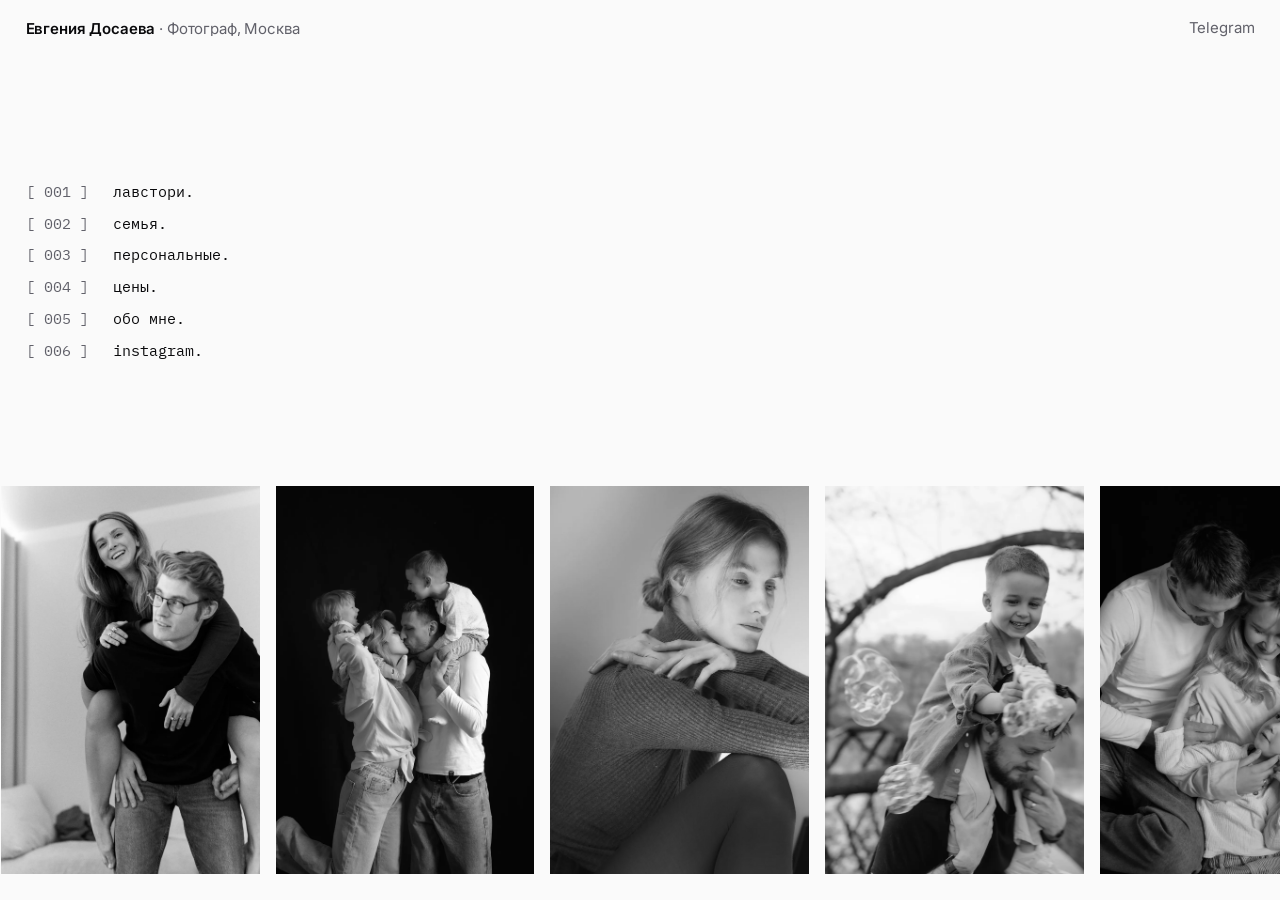
<file: index.html>
<!doctype html>
<html lang="ru">
<head>
<meta charset="utf-8">
<meta name="viewport" content="width=device-width, initial-scale=1">
<title>Евгения Досаева — фотограф</title>
<meta name="description" content="Портфолио фотографа Евгении Досаевой: лавстори, семейные и индивидуальные съёмки. Москва.">
<link rel="icon" href="favicon.svg" type="image/svg+xml">
<link rel="icon" href="favicon.ico" sizes="32x32">
<link rel="apple-touch-icon" href="apple-touch-icon.png">
<link rel="canonical" href="https://www.geshaph.ru/">
<meta property="og:type" content="website">
<meta property="og:site_name" content="Евгения Досаева — фотограф">
<meta property="og:locale" content="ru_RU">
<meta property="og:url" content="https://www.geshaph.ru/">
<meta property="og:title" content="Евгения Досаева — фотограф">
<meta property="og:description" content="Портфолио фотографа Евгении Досаевой: лавстори, семейные и индивидуальные съёмки. Москва.">
<meta property="og:image" content="https://www.geshaph.ru/images/og-cover.jpg">
<meta property="og:image:width" content="1200">
<meta property="og:image:height" content="630">
<meta name="twitter:card" content="summary_large_image">
<meta name="theme-color" content="#fafafa">
<link rel="preconnect" href="https://fonts.googleapis.com">
<link rel="preconnect" href="https://fonts.gstatic.com" crossorigin>
<link href="https://fonts.googleapis.com/css2?family=IBM+Plex+Mono:wght@400;500&family=Roboto+Condensed:wght@400;500;700&family=Inter:wght@400;500;600&display=swap" rel="stylesheet">
<script type="application/ld+json">
{"@context":"https://schema.org","@type":"ProfessionalService","@id":"https://www.geshaph.ru/#business",
"name":"Евгения Досаева — фотограф","image":"https://www.geshaph.ru/images/og-cover.jpg",
"url":"https://www.geshaph.ru/","priceRange":"10000-12000 RUB",
"address":{"@type":"PostalAddress","addressLocality":"Москва","addressCountry":"RU"},
"areaServed":{"@type":"City","name":"Москва"},
"sameAs":["https://www.instagram.com/gesha__ph/","https://t.me/evgeshaa1707"],
"founder":{"@type":"Person","name":"Евгения Досаева","jobTitle":"Фотограф"},
"makesOffer":[
{"@type":"Offer","name":"Индивидуальная портретная съёмка","price":"10000","priceCurrency":"RUB"},
{"@type":"Offer","name":"Парная или семейная съёмка","price":"12000","priceCurrency":"RUB"}]}
</script>
<link rel="stylesheet" href="assets/css/base.css?v=82">
<link rel="stylesheet" href="assets/css/page.css?v=82">
<link rel="stylesheet" href="assets/css/home.css?v=82">
</head>
<body>
<header class="topbar">
  <p class="topbar__title">Евгения Досаева <span class="topbar__sub">· Фотограф, Москва</span></p>
  <p class="meta"><a href="https://t.me/evgeshaa1707" target="_blank" rel="noopener">Telegram</a></p>
</header>

<main class="stack">
  <h1 class="visually-hidden">Евгения Досаева — фотограф в Москве: лавстори, семейные и индивидуальные съёмки</h1>
  <div class="stack__top">
    <nav class="stack__menu" aria-label="Разделы сайта">
      <a class="stack__row" href="lovestory.html" data-cover="images/lovestory/01-grid.webp" data-ratio="2000 / 3000"><span class="stack__num">[ 001 ]</span><span class="stack__label">лавстори.</span></a>
      <a class="stack__row" href="family.html" data-cover="images/family/01-grid.webp" data-ratio="2000 / 3000"><span class="stack__num">[ 002 ]</span><span class="stack__label">семья.</span></a>
      <a class="stack__row" href="personal.html" data-cover="images/personal/01-grid.webp" data-ratio="2000 / 3000"><span class="stack__num">[ 003 ]</span><span class="stack__label">персональные.</span></a>
      <a class="stack__row" href="prices.html" data-cover="images/personal/04-grid.webp" data-ratio="2000 / 3000"><span class="stack__num">[ 004 ]</span><span class="stack__label">цены.</span></a>
      <a class="stack__row" href="about.html" data-cover="images/about/portrait.webp" data-ratio="1 / 1"><span class="stack__num">[ 005 ]</span><span class="stack__label">обо мне.</span></a>
      <a class="stack__row" href="https://www.instagram.com/gesha__ph/" data-cover="images/lovestory/05-grid.webp" data-ratio="2000 / 1334" target="_blank" rel="noopener"><span class="stack__num">[ 006 ]</span><span class="stack__label">instagram.</span></a>
    </nav>
  </div>

  <div class="strip">
    <a href="lovestory.html" style="aspect-ratio: 2000 / 3000"><img src="images/lovestory/08-grid.webp" alt="Кадр из съёмки лавстори" width="2000" height="3000" loading="eager" decoding="async"></a>
    <a href="family.html" style="aspect-ratio: 2000 / 3000"><img src="images/family/01-grid.webp" alt="Кадр из семейной съёмки" width="2000" height="3000" loading="eager" decoding="async"></a>
    <a href="personal.html" style="aspect-ratio: 2000 / 3000"><img src="images/personal/10-grid.webp" alt="Кадр из индивидуальной съёмки" width="2000" height="3000" loading="eager" decoding="async"></a>
    <a href="family.html" style="aspect-ratio: 2000 / 3000"><img src="images/family/10-grid.webp" alt="Кадр из семейной съёмки" width="2000" height="3000" loading="eager" decoding="async"></a>
    <a href="family.html" style="aspect-ratio: 2000 / 3000"><img src="images/family/03-grid.webp" alt="Кадр из семейной съёмки" width="2000" height="3000" loading="lazy" decoding="async"></a>
    <a href="family.html" style="aspect-ratio: 2000 / 3000"><img src="images/family/02-grid.webp" alt="Кадр из семейной съёмки" width="2000" height="3000" loading="lazy" decoding="async"></a>
    <a href="personal.html" style="aspect-ratio: 2000 / 3000"><img src="images/personal/07-grid.webp" alt="Кадр из индивидуальной съёмки" width="2000" height="3000" loading="lazy" decoding="async"></a>
    <a href="personal.html" style="aspect-ratio: 2000 / 3000"><img src="images/personal/01-grid.webp" alt="Кадр из индивидуальной съёмки" width="2000" height="3000" loading="lazy" decoding="async"></a>
  </div>
</main>
<script src="assets/js/hover-cover.js?v=82"></script>
</body>
</html>
</file>
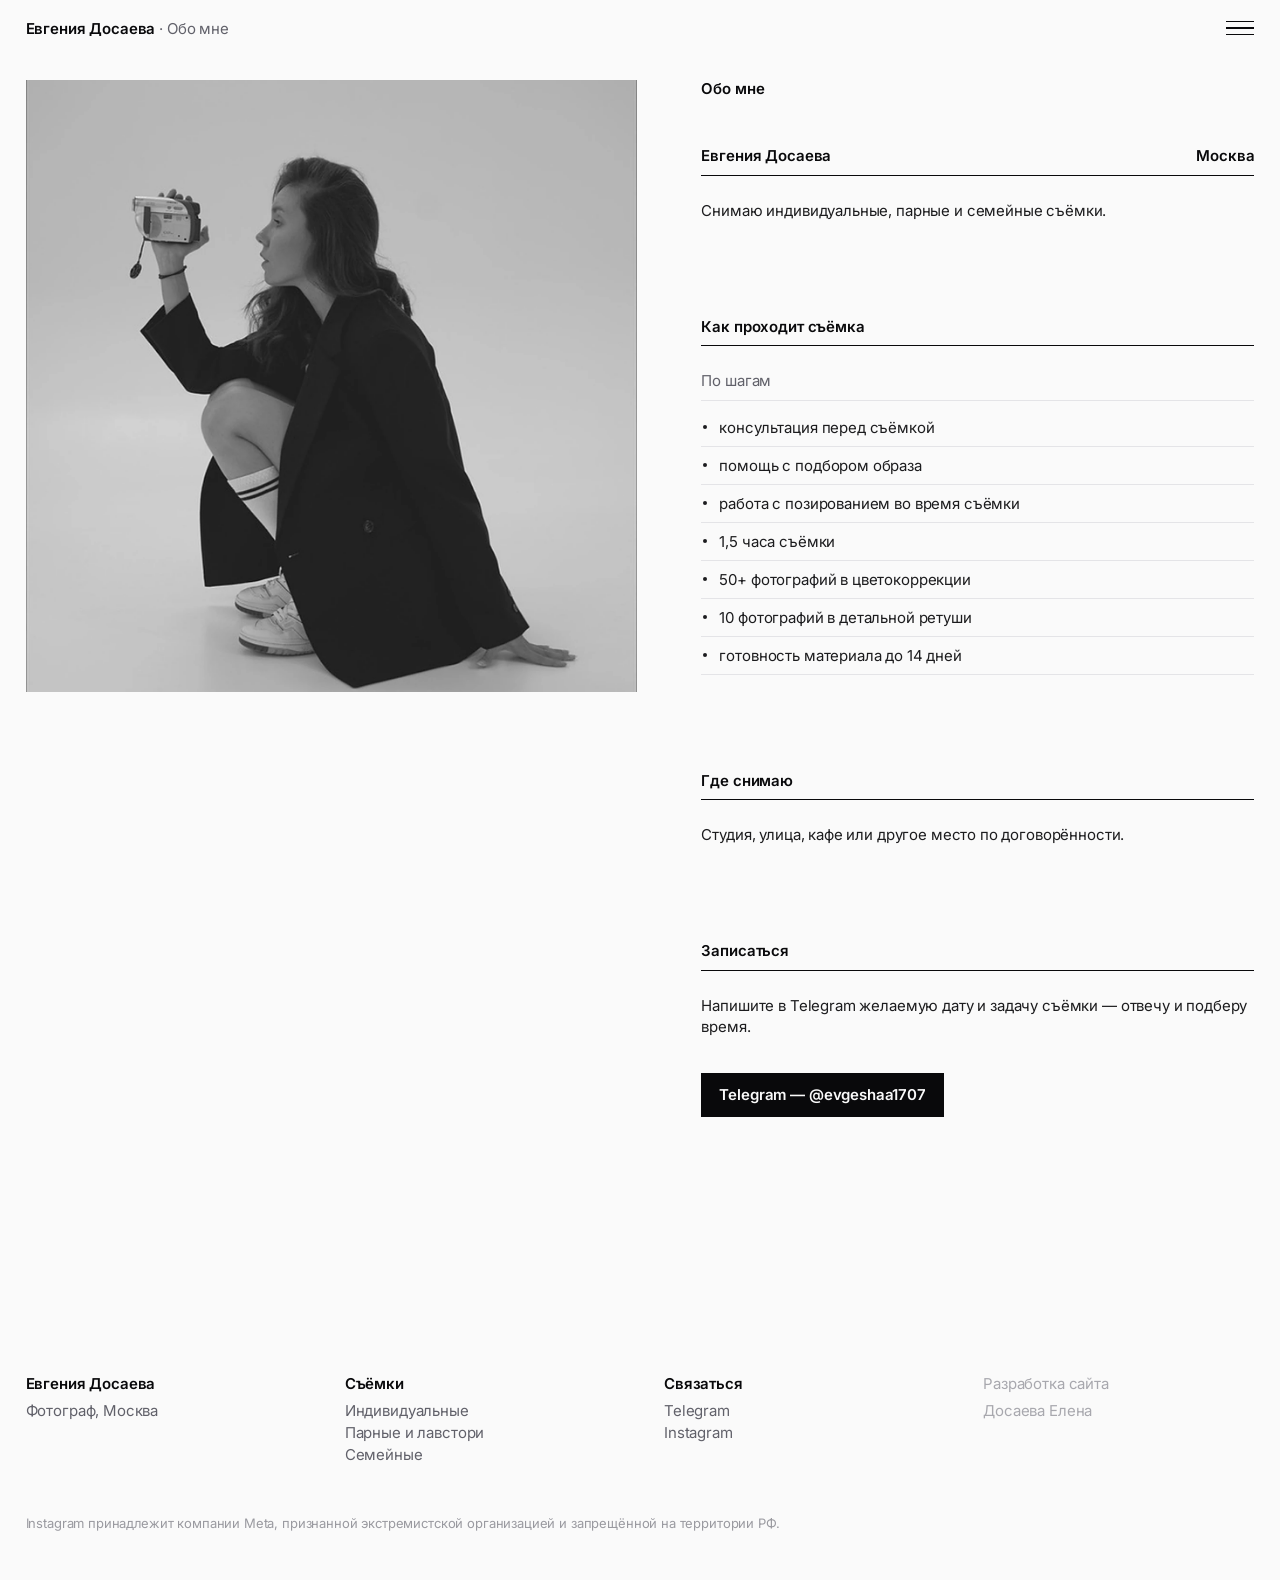
<file: about.html>
<!doctype html>
<html lang="ru">
<head>
<meta charset="utf-8">
<meta name="viewport" content="width=device-width, initial-scale=1">
<title>Обо мне — Евгения Досаева, фотограф</title>
<meta name="description" content="Фотограф Евгения Досаева: как проходит съёмка, что входит и где снимаем. Москва.">
<link rel="icon" href="favicon.svg" type="image/svg+xml">
<link rel="icon" href="favicon.ico" sizes="32x32">
<link rel="apple-touch-icon" href="apple-touch-icon.png">
<link rel="canonical" href="https://www.geshaph.ru/about.html">
<meta property="og:type" content="website">
<meta property="og:site_name" content="Евгения Досаева — фотограф">
<meta property="og:locale" content="ru_RU">
<meta property="og:url" content="https://www.geshaph.ru/about.html">
<meta property="og:title" content="Обо мне — Евгения Досаева, фотограф">
<meta property="og:description" content="Фотограф Евгения Досаева: как проходит съёмка, что входит и где снимаем. Москва.">
<meta property="og:image" content="https://www.geshaph.ru/images/og-cover.jpg">
<meta property="og:image:width" content="1200">
<meta property="og:image:height" content="630">
<meta name="twitter:card" content="summary_large_image">
<meta name="theme-color" content="#fafafa">
<link rel="preconnect" href="https://fonts.googleapis.com">
<link rel="preconnect" href="https://fonts.gstatic.com" crossorigin>
<link href="https://fonts.googleapis.com/css2?family=IBM+Plex+Mono:wght@400;500&family=Roboto+Condensed:wght@400;500;700&family=Inter:wght@400;500;600&display=swap" rel="stylesheet">
<script type="application/ld+json">
{"@context":"https://schema.org","@type":"ProfessionalService","@id":"https://www.geshaph.ru/#business",
"name":"Евгения Досаева — фотограф","image":"https://www.geshaph.ru/images/og-cover.jpg",
"url":"https://www.geshaph.ru/","priceRange":"10000-12000 RUB",
"address":{"@type":"PostalAddress","addressLocality":"Москва","addressCountry":"RU"},
"areaServed":{"@type":"City","name":"Москва"},
"sameAs":["https://www.instagram.com/gesha__ph/","https://t.me/evgeshaa1707"],
"founder":{"@type":"Person","name":"Евгения Досаева","jobTitle":"Фотограф"},
"makesOffer":[
{"@type":"Offer","name":"Индивидуальная портретная съёмка","price":"10000","priceCurrency":"RUB"},
{"@type":"Offer","name":"Парная или семейная съёмка","price":"12000","priceCurrency":"RUB"}]}
</script>
<link rel="stylesheet" href="assets/css/base.css?v=82">
<link rel="stylesheet" href="assets/css/page.css?v=82">
</head>
<body>
<header class="topbar">
  <p class="topbar__title"><a href="index.html">Евгения Досаева</a> <span>· Обо мне</span></p>
  <button class="burger" type="button" aria-label="Меню" aria-expanded="false" aria-controls="navmenu">
    <span></span><span></span><span></span>
  </button>
</header>

<nav class="navmenu" id="navmenu" aria-label="Разделы сайта">
  <p class="navmenu__name">Евгения<br>Досаева</p>
  <div class="navmenu__list">
    <a class="navmenu__row" href="lovestory.html" data-cover="images/lovestory/01-grid.webp" data-ratio="2000 / 3000"><span class="navmenu__num">[ 001 ]</span><span class="navmenu__label">лавстори.</span></a>
    <a class="navmenu__row" href="family.html" data-cover="images/family/01-grid.webp" data-ratio="2000 / 3000"><span class="navmenu__num">[ 002 ]</span><span class="navmenu__label">семья.</span></a>
    <a class="navmenu__row" href="personal.html" data-cover="images/personal/01-grid.webp" data-ratio="2000 / 3000"><span class="navmenu__num">[ 003 ]</span><span class="navmenu__label">персональные.</span></a>
    <a class="navmenu__row" href="prices.html" data-cover="images/personal/04-grid.webp" data-ratio="2000 / 3000"><span class="navmenu__num">[ 004 ]</span><span class="navmenu__label">цены.</span></a>
    <a class="navmenu__row" href="about.html" data-cover="images/about/portrait.webp" data-ratio="1 / 1"><span class="navmenu__num">[ 005 ]</span><span class="navmenu__label">обо мне.</span></a>
    <a class="navmenu__row" href="https://www.instagram.com/gesha__ph/" data-cover="images/lovestory/05-grid.webp" data-ratio="2000 / 1334" target="_blank" rel="noopener"><span class="navmenu__num">[ 006 ]</span><span class="navmenu__label">instagram.</span></a>
  </div>
  <p class="navmenu__foot meta">Фотограф, Москва</p>
</nav>

<main class="page">
  <div class="content split">
    <div class="split__media">
      <img src="images/about/portrait.webp" alt="Евгения Досаева, фотограф" width="1400" height="1400" loading="eager" decoding="async">
    </div>

    <div>
      <div class="page__head"><h1 class="page__title">Обо мне</h1></div>

      <section class="price">
        <div class="price__head"><h3 class="price__name">Евгения Досаева</h3><p class="price__value">Москва</p></div>
        <p class="plain-text">Снимаю индивидуальные, парные и семейные съёмки.</p>
      </section>

      <section class="price">
        <div class="price__head"><h3 class="price__name">Как проходит съёмка</h3></div>
        <p class="price__label">По шагам</p>
        <ul class="plain">
          <li>консультация перед съёмкой</li>
          <li>помощь с подбором образа</li>
          <li>работа с позированием во время съёмки</li>
          <li>1,5 часа съёмки</li>
          <li>50+ фотографий в цветокоррекции</li>
          <li>10 фотографий в детальной ретуши</li>
          <li>готовность материала до 14 дней</li>
        </ul>
      </section>

      <section class="price">
        <div class="price__head"><h3 class="price__name">Где снимаю</h3></div>
        <p class="plain-text">Студия, улица, кафе или другое место по договорённости.</p>
      </section>

      <section class="price">
        <div class="price__head"><h3 class="price__name">Записаться</h3></div>
        <p class="plain-text">Напишите в Telegram желаемую дату и задачу съёмки — отвечу и подберу время.</p>
        <a class="cta" href="https://t.me/evgeshaa1707" target="_blank" rel="noopener">Telegram — @evgeshaa1707</a>
      </section>
    </div>
  </div>
</main>

<footer class="foot">
  <div class="foot__col">
    <p class="foot__title">Евгения Досаева</p>
    <p>Фотограф, Москва</p>
  </div>

  <div class="foot__col">
    <p class="foot__title">Съёмки</p>
    <p>Индивидуальные</p>
    <p>Парные и лавстори</p>
    <p>Семейные</p>
  </div>

  <div class="foot__col">
    <p class="foot__title">Связаться</p>
    <p><a href="https://t.me/evgeshaa1707" target="_blank" rel="noopener">Telegram</a></p>
    <p><a href="https://www.instagram.com/gesha__ph/" target="_blank" rel="noopener">Instagram</a></p>
  </div>

  <div class="foot__col foot__col--credit">
    <p class="foot__title">Разработка сайта</p>
    <p><a href="https://t.me/DOSAEVADESIGN" target="_blank" rel="noopener">Досаева Елена</a></p>
  </div>

  <p class="foot__note">Instagram принадлежит компании Meta, признанной экстремистской организацией и запрещённой на территории РФ.</p>
</footer>

<script src="assets/js/nav.js?v=82"></script>
<script src="assets/js/hover-cover.js?v=82"></script>

</body>
</html>
</file>
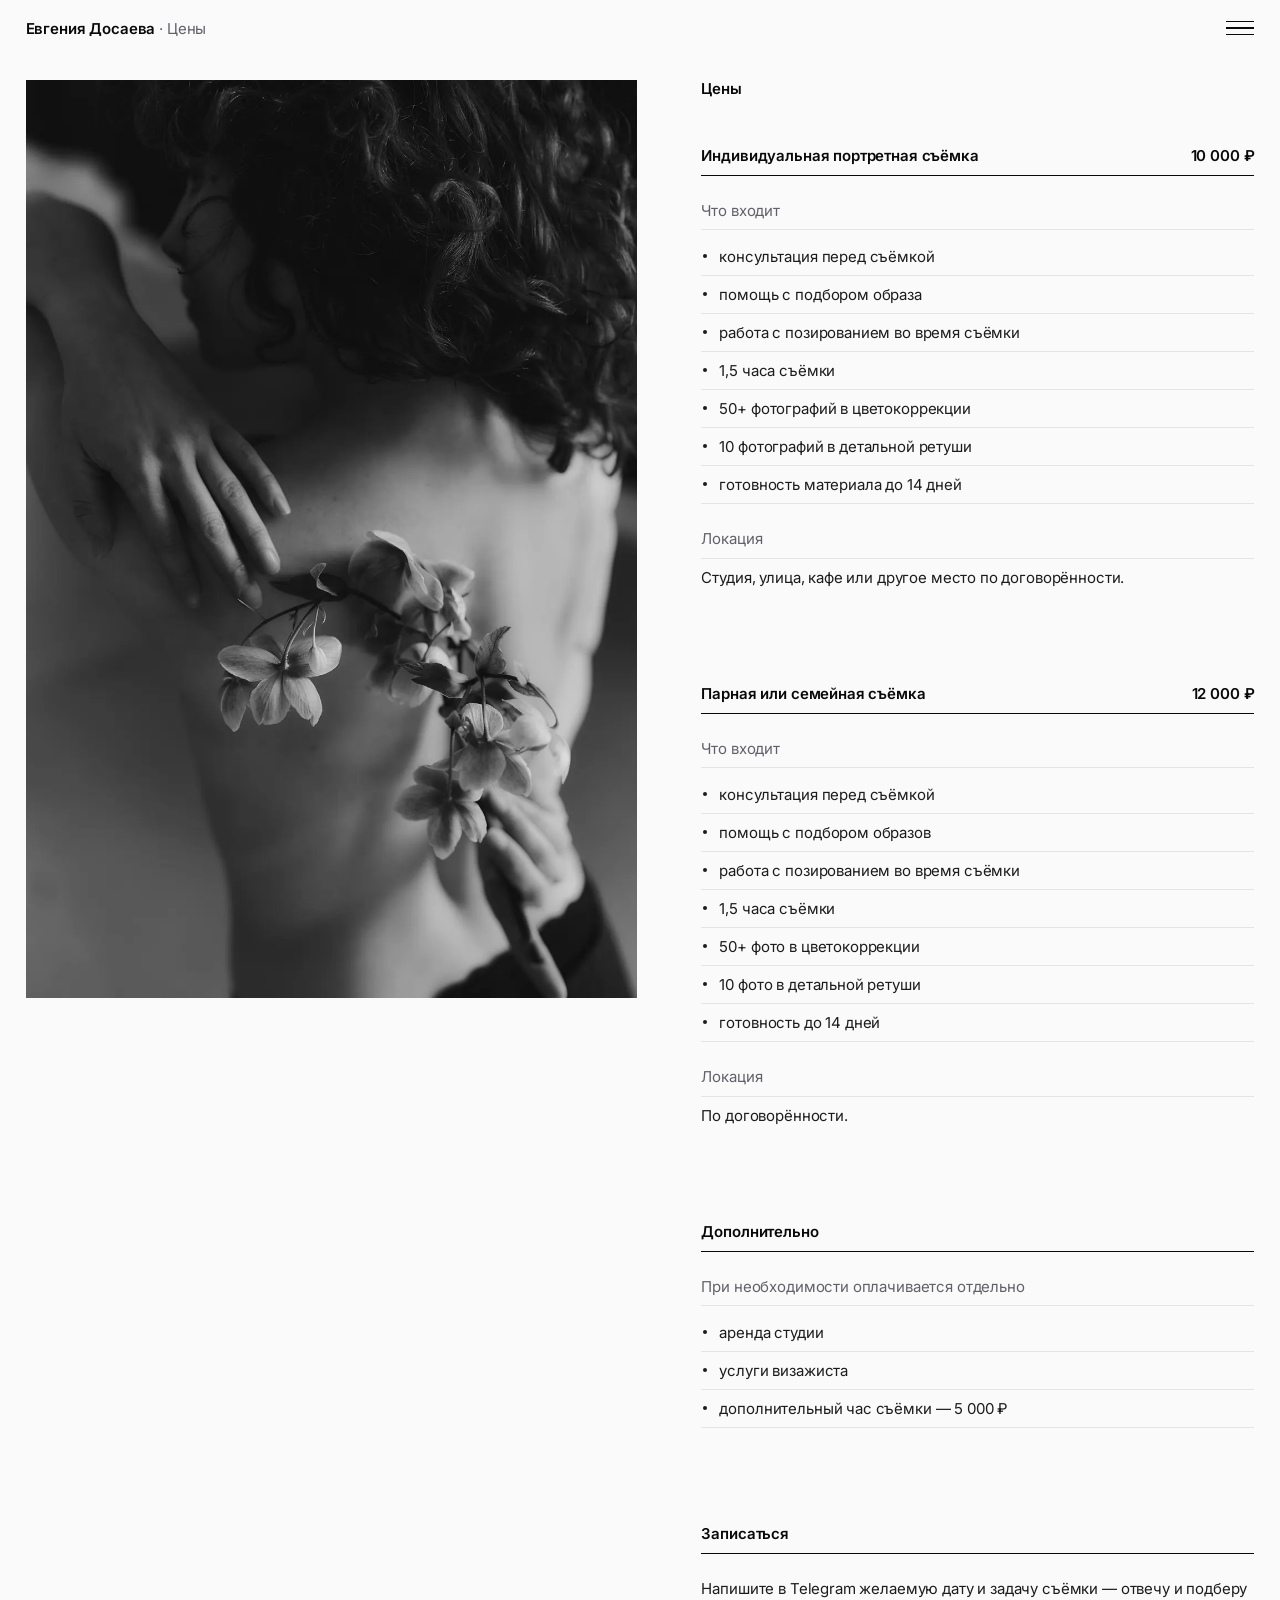
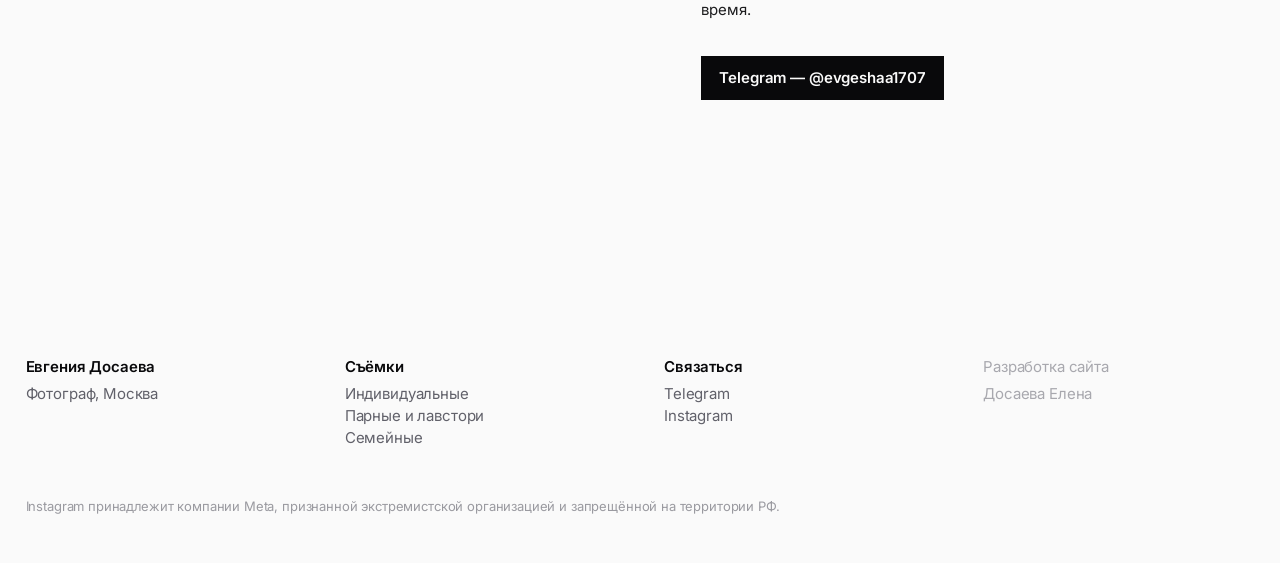
<file: prices.html>
<!doctype html>
<html lang="ru">
<head>
<meta charset="utf-8">
<meta name="viewport" content="width=device-width, initial-scale=1">
<title>Цены — Евгения Досаева, фотограф</title>
<meta name="description" content="Стоимость съёмок: индивидуальная портретная — 10 000 ₽, парная или семейная — 12 000 ₽. Москва.">
<link rel="icon" href="favicon.svg" type="image/svg+xml">
<link rel="icon" href="favicon.ico" sizes="32x32">
<link rel="apple-touch-icon" href="apple-touch-icon.png">
<link rel="canonical" href="https://www.geshaph.ru/prices.html">
<meta property="og:type" content="website">
<meta property="og:site_name" content="Евгения Досаева — фотограф">
<meta property="og:locale" content="ru_RU">
<meta property="og:url" content="https://www.geshaph.ru/prices.html">
<meta property="og:title" content="Цены — Евгения Досаева, фотограф">
<meta property="og:description" content="Стоимость съёмок: индивидуальная портретная — 10 000 ₽, парная или семейная — 12 000 ₽. Москва.">
<meta property="og:image" content="https://www.geshaph.ru/images/og-cover.jpg">
<meta property="og:image:width" content="1200">
<meta property="og:image:height" content="630">
<meta name="twitter:card" content="summary_large_image">
<meta name="theme-color" content="#fafafa">
<link rel="preconnect" href="https://fonts.googleapis.com">
<link rel="preconnect" href="https://fonts.gstatic.com" crossorigin>
<link href="https://fonts.googleapis.com/css2?family=IBM+Plex+Mono:wght@400;500&family=Roboto+Condensed:wght@400;500;700&family=Inter:wght@400;500;600&display=swap" rel="stylesheet">
<script type="application/ld+json">
{"@context":"https://schema.org","@type":"ProfessionalService","@id":"https://www.geshaph.ru/#business",
"name":"Евгения Досаева — фотограф","image":"https://www.geshaph.ru/images/og-cover.jpg",
"url":"https://www.geshaph.ru/","priceRange":"10000-12000 RUB",
"address":{"@type":"PostalAddress","addressLocality":"Москва","addressCountry":"RU"},
"areaServed":{"@type":"City","name":"Москва"},
"sameAs":["https://www.instagram.com/gesha__ph/","https://t.me/evgeshaa1707"],
"founder":{"@type":"Person","name":"Евгения Досаева","jobTitle":"Фотограф"},
"makesOffer":[
{"@type":"Offer","name":"Индивидуальная портретная съёмка","price":"10000","priceCurrency":"RUB"},
{"@type":"Offer","name":"Парная или семейная съёмка","price":"12000","priceCurrency":"RUB"}]}
</script>
<link rel="stylesheet" href="assets/css/base.css?v=82">
<link rel="stylesheet" href="assets/css/page.css?v=82">
</head>
<body>
<header class="topbar">
  <p class="topbar__title"><a href="index.html">Евгения Досаева</a> <span>· Цены</span></p>
  <button class="burger" type="button" aria-label="Меню" aria-expanded="false" aria-controls="navmenu">
    <span></span><span></span><span></span>
  </button>
</header>

<nav class="navmenu" id="navmenu" aria-label="Разделы сайта">
  <p class="navmenu__name">Евгения<br>Досаева</p>
  <div class="navmenu__list">
    <a class="navmenu__row" href="lovestory.html" data-cover="images/lovestory/01-grid.webp" data-ratio="2000 / 3000"><span class="navmenu__num">[ 001 ]</span><span class="navmenu__label">лавстори.</span></a>
    <a class="navmenu__row" href="family.html" data-cover="images/family/01-grid.webp" data-ratio="2000 / 3000"><span class="navmenu__num">[ 002 ]</span><span class="navmenu__label">семья.</span></a>
    <a class="navmenu__row" href="personal.html" data-cover="images/personal/01-grid.webp" data-ratio="2000 / 3000"><span class="navmenu__num">[ 003 ]</span><span class="navmenu__label">персональные.</span></a>
    <a class="navmenu__row" href="prices.html" data-cover="images/personal/04-grid.webp" data-ratio="2000 / 3000"><span class="navmenu__num">[ 004 ]</span><span class="navmenu__label">цены.</span></a>
    <a class="navmenu__row" href="about.html" data-cover="images/about/portrait.webp" data-ratio="1 / 1"><span class="navmenu__num">[ 005 ]</span><span class="navmenu__label">обо мне.</span></a>
    <a class="navmenu__row" href="https://www.instagram.com/gesha__ph/" data-cover="images/lovestory/05-grid.webp" data-ratio="2000 / 1334" target="_blank" rel="noopener"><span class="navmenu__num">[ 006 ]</span><span class="navmenu__label">instagram.</span></a>
  </div>
  <p class="navmenu__foot meta">Фотограф, Москва</p>
</nav>

<main class="page">
  <div class="content split split--prices">
    <div class="split__media">
      <img src="images/personal/04-grid.webp" alt="Кадр с индивидуальной съёмки" loading="eager" decoding="async">
    </div>

    <div>
      <div class="page__head"><h1 class="page__title">Цены</h1></div>

      <section class="price">
        <div class="price__head">
          <h3 class="price__name">Индивидуальная портретная съёмка</h3>
          <p class="price__value">10 000 ₽</p>
        </div>
        <p class="price__label">Что входит</p>
        <ul class="plain">
          <li>консультация перед съёмкой</li>
          <li>помощь с подбором образа</li>
          <li>работа с позированием во время съёмки</li>
          <li>1,5 часа съёмки</li>
          <li>50+ фотографий в цветокоррекции</li>
          <li>10 фотографий в детальной ретуши</li>
          <li>готовность материала до 14 дней</li>
        </ul>
        <div class="price__loc">
          <p class="price__label">Локация</p>
          <p class="plain-text">Студия, улица, кафе или другое место по договорённости.</p>
        </div>
      </section>

      <section class="price">
        <div class="price__head">
          <h3 class="price__name">Парная или семейная съёмка</h3>
          <p class="price__value">12 000 ₽</p>
        </div>
        <p class="price__label">Что входит</p>
        <ul class="plain">
          <li>консультация перед съёмкой</li>
          <li>помощь с подбором образов</li>
          <li>работа с позированием во время съёмки</li>
          <li>1,5 часа съёмки</li>
          <li>50+ фото в цветокоррекции</li>
          <li>10 фото в детальной ретуши</li>
          <li>готовность до 14 дней</li>
        </ul>
        <div class="price__loc">
          <p class="price__label">Локация</p>
          <p class="plain-text">По договорённости.</p>
        </div>
      </section>

      <section class="price">
        <div class="price__head"><h3 class="price__name">Дополнительно</h3></div>
        <p class="price__label">При необходимости оплачивается отдельно</p>
        <ul class="plain">
          <li>аренда студии</li>
          <li>услуги визажиста</li>
          <li>дополнительный час съёмки — 5 000 ₽</li>
        </ul>
      </section>

      <section class="price">
        <div class="price__head"><h3 class="price__name">Записаться</h3></div>
        <p class="plain-text">Напишите в Telegram желаемую дату и задачу съёмки — отвечу и подберу время.</p>
        <a class="cta" href="https://t.me/evgeshaa1707" target="_blank" rel="noopener">Telegram — @evgeshaa1707</a>
      </section>
    </div>
  </div>
</main>

<footer class="foot">
  <div class="foot__col">
    <p class="foot__title">Евгения Досаева</p>
    <p>Фотограф, Москва</p>
  </div>

  <div class="foot__col">
    <p class="foot__title">Съёмки</p>
    <p>Индивидуальные</p>
    <p>Парные и лавстори</p>
    <p>Семейные</p>
  </div>

  <div class="foot__col">
    <p class="foot__title">Связаться</p>
    <p><a href="https://t.me/evgeshaa1707" target="_blank" rel="noopener">Telegram</a></p>
    <p><a href="https://www.instagram.com/gesha__ph/" target="_blank" rel="noopener">Instagram</a></p>
  </div>

  <div class="foot__col foot__col--credit">
    <p class="foot__title">Разработка сайта</p>
    <p><a href="https://t.me/DOSAEVADESIGN" target="_blank" rel="noopener">Досаева Елена</a></p>
  </div>

  <p class="foot__note">Instagram принадлежит компании Meta, признанной экстремистской организацией и запрещённой на территории РФ.</p>
</footer>

<script src="assets/js/nav.js?v=82"></script>
<script src="assets/js/hover-cover.js?v=82"></script>

</body>
</html>
</file>
<file: assets/css/base.css>
/* ---------- переменные и сброс ---------- */
:root {
  /* палитра: галерейный белый + графитовый текст */
  --bg: #fafafa;
  --fg: #09090b;
  --muted: #61616a;
  --line: #e4e4e7;

  /* шкала отступов, шаг 8 — все поля и промежутки берутся только отсюда */
  --s1: 8px;
  --s2: 16px;
  --s3: 24px;
  --s4: 32px;
  --s5: 48px;
  --s6: 64px;
  --s8: 96px;

  /* поле страницы и промежуток в сетке — одна величина, чтобы ритм читался */
  /* значения сняты с шаблона-прототипа: поле 25px, зазор в сетке 16px */
  --pad: clamp(20px, 2vw, 50px);
  --gap: clamp(12px, 1.25vw, 32px);

  /* единый кегль текста и служебный, более мелкий */
  --fs: 15px;
  --fs-s: 13px;

  --tr: 0.4s cubic-bezier(0.22, 0.61, 0.36, 1);
}

*, *::before, *::after { box-sizing: border-box; }

html, body { height: 100%; }

body {
  margin: 0;
  background: var(--bg);
  color: var(--fg);
  font-family: "Inter", -apple-system, "Segoe UI", Roboto, Helvetica, Arial, sans-serif;
  /* швейцарская типографика: один мелкий кегль на весь сайт,
     иерархия держится весом, положением и линиями, а не размером */
  font-size: var(--fs);
  line-height: 1.45;
  letter-spacing: -0.01em;
  -webkit-font-smoothing: antialiased;
  text-rendering: optimizeLegibility;
}

a { color: inherit; text-decoration: none; }
img { display: block; max-width: 100%; }

/* узкий гротеск для имени и крупных заголовков — как в шаблоне-прототипе */
.display {
  font-family: "Roboto Condensed", "Inter", Helvetica, Arial, sans-serif;
  font-weight: 500;
  letter-spacing: 0.01em;
}

.meta {
  font-size: var(--fs);
  letter-spacing: -0.01em;
  color: var(--muted);
}

.meta a:hover { color: var(--fg); }

.visually-hidden {
  position: absolute;
  width: 1px; height: 1px;
  overflow: hidden;
  clip: rect(0 0 0 0);
  white-space: nowrap;
}
</file>
<file: assets/css/page.css>
/* ---------- шапка: одна строка «имя · раздел» + бургер ---------- */
.topbar {
  position: sticky;
  top: 0;
  z-index: 40;
  display: flex;
  align-items: center;
  justify-content: space-between;
  gap: 16px;
  height: 56px;
  padding: 0 var(--pad);
  background: var(--bg);
}

.topbar__title {
  margin: 0;
  font-size: var(--fs);
  font-weight: 600;
  letter-spacing: -0.01em;
  line-height: 1;
  white-space: nowrap;
  overflow: hidden;
  text-overflow: ellipsis;
}

.topbar__title span { color: var(--muted); font-weight: 400; }

/* при открытом меню шапка пустая — имя показывает само меню */
body.menu-open .topbar__title { opacity: 0; pointer-events: none; }

/* бургер */
.burger {
  /* область нажатия 44x44 — минимум для пальца, сами линии 34px */
  width: 44px;
  height: 44px;
  padding: 15px 8px;
  margin-right: -8px;
  border: 0;
  background: transparent;
  cursor: pointer;
  display: flex;
  flex-direction: column;
  justify-content: center;
  gap: 5px;
}

.burger span {
  display: block;
  height: 1.5px;
  width: 100%;
  background: var(--fg);
  transition: transform var(--tr), opacity var(--tr);
}

.burger.is-open span:nth-child(1) { transform: translateY(4.2px) rotate(45deg); }
.burger.is-open span:nth-child(2) { opacity: 0; }
.burger.is-open span:nth-child(3) { transform: translateY(-4.2px) rotate(-45deg); }

/* меню на весь экран — повторяет композицию главной: имя слева, список по центру */
.navmenu {
  position: fixed;
  inset: 0;
  z-index: 35;
  display: none;
  align-items: center;
  justify-content: center;
  padding: var(--pad);
  background: var(--bg);
}

.navmenu.is-open { display: flex; }

.navmenu__name {
  position: absolute;
  left: var(--pad);
  top: 50%;
  transform: translateY(-50%);
  margin: 0;
  font-size: var(--fs);
  font-weight: 600;
  line-height: 1;
}

.navmenu__foot {
  position: absolute;
  left: var(--pad);
  bottom: var(--pad);
  margin: 0;
}

.navmenu__list { display: flex; flex-direction: column; }

.navmenu__row {
  display: grid;
  grid-template-columns: max-content auto;
  column-gap: 24px;
  align-items: baseline;
  padding: clamp(3px, 0.6vh, 8px) 0;
  transition: opacity var(--tr), transform var(--tr);
}

.navmenu__row:hover .navmenu__label { transform: translateX(6px); }
.navmenu__list:hover .navmenu__row:not(:hover) .navmenu__label { opacity: 0.35; }

.navmenu__num {
  font-family: "IBM Plex Mono", ui-monospace, "SFMono-Regular", Consolas, monospace;
  font-size: var(--fs);
  letter-spacing: 0;
  color: var(--muted);
  white-space: pre;
}

.navmenu__label {
  font-family: "IBM Plex Mono", ui-monospace, "SFMono-Regular", Consolas, monospace;
  font-size: var(--fs);
  font-weight: 400;
  letter-spacing: 0;
  line-height: 1.35;
  transition: opacity var(--tr), transform var(--tr);
}

@media (max-width: 620px) {
  /* на узком экране в шапке главной остаётся только имя — приписка не помещается */
  .topbar__sub { display: none; }
}

@media (max-width: 700px) {
  /* меню повторяет главную: имя в левом верхнем углу, крупный список по центру */
  .navmenu { justify-content: flex-start; }

  .navmenu__name {
    display: block;
    top: 18px;
    left: var(--pad);
    transform: none;
    font-size: var(--fs);
  }

  .navmenu__list { width: 100%; }
  .navmenu__row { grid-template-columns: max-content auto; column-gap: 16px; padding: 6px 0; }
}

/* ---------- страница ---------- */
.page { padding: var(--s3) var(--pad) var(--s8); }

.page__head { margin-bottom: var(--s4); }

.page__title {
  margin: 0;
  font-size: var(--fs);
  font-weight: 600;
  line-height: 1.2;
}

/* ---------- галерея ---------- */
/* ряды одинаковой высоты, каждый ряд заполнен по ширине — низ всегда ровный.
   Ширину и высоту каждой плитки проставляет gallery.js */
/* колоночная кладка, как в прототипе: ширина колонок одинаковая,
   высота кадров своя — ничего не обрезается. Колонки заполняет gallery.js */
.gallery {
  display: flex;
  align-items: flex-start;
  gap: var(--gap);
}

.gallery__col {
  flex: 1 1 0;
  min-width: 0;
  display: flex;
  flex-direction: column;
  gap: var(--gap);
}

.gallery__item {
  display: block;
  width: 100%;
  overflow: hidden;
  background: #f2f2f2;
  cursor: zoom-in;
}

.gallery__item img {
  width: 100%;
  height: auto;
  filter: grayscale(1);
  transition: transform 0.7s cubic-bezier(0.22, 0.61, 0.36, 1), filter 0.5s ease;
}

.gallery__item:hover img { transform: scale(1.03); filter: grayscale(0); }

/* на сенсорных экранах цвет включает прокрутка — класс ставит gallery.js.
   Окрашивание плавное и необратимое: показался кадр — остался цветным. */
.gallery__item.is-color img { filter: grayscale(0); transition: filter 0.8s ease; }

/* ---------- лайтбокс ---------- */
.lightbox {
  position: fixed;
  inset: 0;
  z-index: 60;
  display: none;
  align-items: center;
  justify-content: center;
  background: rgba(255, 255, 255, 0.98);
  padding: clamp(12px, 3vw, 40px);
}

.lightbox.is-open { display: flex; }
.lightbox img { max-width: 100%; max-height: 88svh; object-fit: contain; }

.lightbox__btn,
.lightbox__close {
  position: absolute;
  border: 0;
  background: transparent;
  color: var(--fg);
  font-size: 22px;
  cursor: pointer;
  opacity: 0.55;
  transition: opacity var(--tr);
}

.lightbox__btn:hover, .lightbox__close:hover { opacity: 1; }
.lightbox__btn { top: 50%; transform: translateY(-50%); padding: 18px; }
.lightbox__prev { left: clamp(4px, 1.5vw, 24px); }
.lightbox__next { right: clamp(4px, 1.5vw, 24px); }
.lightbox__close { top: clamp(10px, 2vw, 24px); right: clamp(10px, 2vw, 24px); padding: 10px; font-size: 18px; }
.lightbox__counter { position: absolute; bottom: clamp(12px, 3vh, 26px); left: 50%; transform: translateX(-50%); }

/* ---------- контент: цены, о себе, контакты ---------- */
.content { max-width: none; }

/* раскладка прототипа: крупное фото слева, текстовые блоки справа */
.split {
  display: grid;
  /* фото тянется, текстовая колонка ограничена — иначе на широком мониторе
     цена уезжает от названия на пол-экрана */
  grid-template-columns: minmax(0, 1fr) minmax(320px, min(640px, 45%));
  max-width: 1680px;
  gap: clamp(40px, 5vw, 128px);
  align-items: start;
}

.split__media { position: sticky; top: calc(56px + var(--s3)); }

/* портрет апскейлен до 1400px и подшарплен — раскладка та же,
   что на странице цен, чтобы колонки и зазор совпадали */

.split__media img {
  width: 100%;
  height: auto;
  filter: grayscale(1);
  transition: filter 0.5s ease;
}

.split__media img:hover { filter: grayscale(0); }

.lead {
  margin: 0 0 var(--s2);
  font-size: var(--fs);
  line-height: 1.45;
  color: #333;
}

.block { margin-top: var(--s5); }

.block__title {
  margin: 0 0 14px;
  font-size: var(--fs);
  font-weight: 600;
}

/* ---------- прайс ----------
   шкала кеглей 13/15/17/22/32/56, тёмный текст, много воздуха между услугами */
.price { margin-top: var(--s8); }
.price:first-of-type { margin-top: var(--s5); }

/* название и цена — одной строкой по краям, под ними линия: иерархия без крупного кегля */
.price__head {
  display: flex;
  align-items: baseline;
  justify-content: space-between;
  gap: 24px;
  padding-bottom: 9px;
  margin-bottom: var(--s3);
  border-bottom: 1px solid var(--fg);
}

.price__name {
  margin: 0;
  font-size: var(--fs);
  font-weight: 600;
  line-height: 1.3;
}

.price__value {
  margin: 0;
  white-space: nowrap;
  font-size: var(--fs);
  font-weight: 600;
  line-height: 1.3;
}

.price__label {
  margin: 0 0 var(--s1);
  padding-bottom: var(--s1);
  border-bottom: 1px solid var(--line);
  font-size: var(--fs);
  font-weight: 400;
  color: var(--muted);
}

.plain { list-style: none; margin: 0; padding: 0; }

.plain li {
  position: relative;
  padding: 8px 0 8px 18px;
  border-bottom: 1px solid var(--line);
  font-size: var(--fs);
  line-height: 1.4;
  color: #1c1c1e;
}

/* маркер-точка: список читается перечислением, а не сплошным текстом */
.plain li::before {
  content: "";
  position: absolute;
  left: 2px;
  top: 16px;
  width: 4px;
  height: 4px;
  border-radius: 50%;
  background: #1c1c1e;
}

.plain-text {
  margin: 0;
  font-size: var(--fs);
  line-height: 1.4;
  color: #1c1c1e;
}

.price__loc { margin-top: var(--s3); }

.cta {
  display: inline-block;
  margin-top: clamp(24px, 4vh, 40px);
  padding: 11px 18px;
  background: var(--fg);
  color: var(--bg);
  font-size: var(--fs);
  font-weight: 600;
  letter-spacing: -0.01em;
  transition: opacity var(--tr);
}

.cta:hover { opacity: 0.78; }



/* ---------- подвал ----------
   колоночная сетка: у каждой группы свой столбец, всё на одном кегле,
   правовая сноска отдельной строкой снизу */
.foot {
  display: grid;
  grid-template-columns: repeat(4, minmax(0, 1fr));
  gap: var(--s4) var(--s5);
  padding: var(--s6) var(--pad) var(--s5);
  margin-top: var(--s8);
}

.foot p { margin: 0; }

.foot__col p { color: var(--muted); }

.foot__title {
  margin-bottom: 6px !important;
  color: var(--fg) !important;
  font-weight: 600;
}

.foot__col a { color: var(--muted); }
.foot__col a:hover { color: var(--fg); }

/* строка авторства — служебная, поэтому приглушена целиком */
.foot__col--credit p,
.foot__col--credit .foot__title,
.foot__col--credit a,
.foot__col--credit a:visited {
  color: #a8a8ae !important;
  font-weight: 400;
}

.foot__col--credit a:hover { color: var(--muted) !important; }

.foot__note {
  grid-column: 1 / -1;
  padding-top: var(--s2);
  font-size: var(--fs-s);
  color: #9a9aa0;
}

@media (max-width: 760px) {
  .foot { grid-template-columns: repeat(2, minmax(0, 1fr)); gap: var(--s3) var(--s4); }
}

@media (max-width: 900px) {
  .split { grid-template-columns: 1fr; }
  /* на телефоне прячем только фото у цен — прайс должен быть сразу, без экрана прокрутки.
     На «Обо мне» портрет остаётся: там он и есть содержание страницы */
  .split--prices .split__media { display: none; }
}

@media (max-width: 700px) {
  .topbar { height: 52px; }
  .page { padding-bottom: var(--s6); }
}

@media (prefers-reduced-motion: reduce) {
  * { transition-duration: 0.01ms !important; animation-duration: 0.01ms !important; }
}

/* кадр раздела у курсора: скрипт home.js кладёт его в body и двигает с инерцией.
   Фото целиком — карточка принимает пропорцию кадра, обрезки нет */
/* выше полотна бургер-меню (35) и шапки (40), иначе кадр прячется под ними */
.hover-cover { position: fixed; left: 0; top: 0; z-index: 45; pointer-events: none; }

.hover-cover__card {
  position: relative;
  width: clamp(170px, 14vw, 240px);
  aspect-ratio: 2 / 3;
  overflow: hidden;
  transform: translate(0, -50%) scale(0.6);
  opacity: 0;
  transition: transform 0.45s cubic-bezier(0.22, 0.61, 0.36, 1), opacity 0.2s ease;
}

.hover-cover.is-on .hover-cover__card { transform: translate(0, -50%) scale(1); opacity: 1; }

.hover-cover__card img {
  position: absolute;
  inset: 0;
  width: 100%;
  height: 100%;
  object-fit: contain;
  filter: grayscale(1);
  opacity: 0;
  transition: opacity 0.35s ease;
}

.hover-cover__card img.is-active { opacity: 1; }
</file>
<file: assets/css/home.css>
/* Вариант D — список сверху, лента кадров снизу: текст и фото не пересекаются */
.stack {
  display: flex;
  flex-direction: column;
  /* главная держится ровно в один экран: список сверху, лента снизу */
  height: calc(100svh - 56px);
}

.stack__top {
  flex: 1 1 auto;
  min-height: 0;
  display: flex;
  align-items: center;
  padding: var(--s5) var(--pad);
}

.stack__menu { display: flex; flex-direction: column; }

.stack__row {
  display: grid;
  grid-template-columns: max-content auto;
  column-gap: 24px;
  align-items: baseline;
  padding: 5px 0;
  transition: opacity var(--tr), transform var(--tr);
}

.stack__row:hover { transform: translateX(10px); }
.stack__menu:hover .stack__row:not(:hover) { opacity: 0.3; }

.stack__num { font-family: "IBM Plex Mono", ui-monospace, "SFMono-Regular", Consolas, monospace; font-size: var(--fs); letter-spacing: 0; color: var(--muted); white-space: pre; }

.stack__label {
  /* разделы набраны как в рефе заказчика: моноширинный, строчные, точка в конце */
  font-family: "IBM Plex Mono", ui-monospace, "SFMono-Regular", Consolas, monospace;
  font-size: var(--fs);
  font-weight: 400;
  letter-spacing: 0;
  line-height: 1.35;
}

/* лента кадров: каждый снимок показан целиком, без обрезки —
   поэтому ширина карточки зависит от пропорций кадра, а лента прокручивается вбок */
.strip {
  display: flex;
  align-items: stretch;
  gap: var(--gap);
  padding: 0 var(--pad) var(--pad);
  flex: 0 0 auto;
  height: clamp(240px, 46svh, 560px);
  overflow-x: auto;
  overflow-y: hidden;
  scroll-snap-type: x proximity;
  scrollbar-width: none;
  -ms-overflow-style: none;
}

.strip::-webkit-scrollbar { display: none; }

.strip a {
  display: block;
  flex: 0 0 auto;
  height: 100%;
  width: auto;
  scroll-snap-align: start;
  background: #f0f0f0;
}

.strip img {
  height: 100%;
  width: 100%;
  max-width: none;
  filter: grayscale(1);
  transition: filter 0.6s ease;
}

.strip a:hover img { filter: grayscale(0); }

@media (max-width: 700px) {
  .stack { height: calc(100svh - 52px); }
  .stack__row { grid-template-columns: max-content auto; column-gap: 16px; padding: 5px 0; }

  /* лента доводится свайпом: кадр всегда встаёт целиком, а не обрезанным краем экрана */
  .strip {
    height: clamp(260px, 44svh, 420px);
    scroll-snap-type: x mandatory;
    scroll-padding-left: var(--pad);
  }
  .stack__top { padding: var(--s4) var(--pad); }
}
</file>
